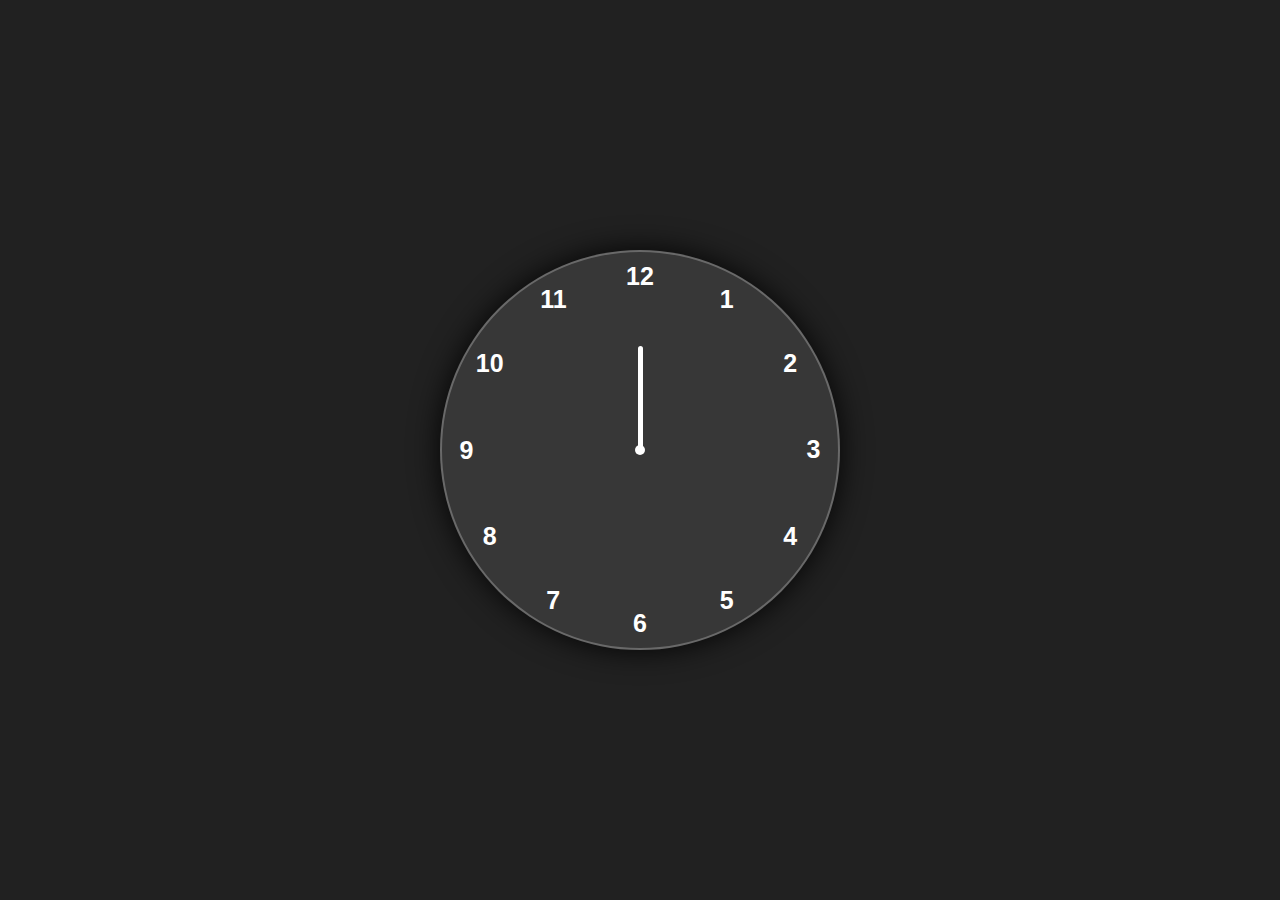
<file: AnalogClock/index.html>
<!DOCTYPE html>
<html lang="en">
<head>
    <meta charset="UTF-8">
    <meta name="viewport" content="width=device-width, initial-scale=1.0">
    <title>Analog Clock</title>
    <link rel="stylesheet" href="style.css">
</head>
<body>
    <div class="container">
        <div class="clock">

            <div style="--clr:#ff3d58; --h:84px;" id="hour" class="hand"><i></i></div>
            <div style="--clr:#00a6ff; --h:94px;" id="min" class="hand"><i></i></div>
            <div style="--clr:#ffffff; --h:104px;" id="sec" class="hand"><i></i></div>

            <span style="--i:1;"><b>1</b></span>
            <span style="--i:2;"><b>2</b></span>
            <span style="--i:3;"><b>3</b></span>
            <span style="--i:4;"><b>4</b></span>
            <span style="--i:5;"><b>5</b></span>
            <span style="--i:6;"><b>6</b></span>
            <span style="--i:7;"><b>7</b></span>
            <span style="--i:8;"><b>8</b></span>
            <span style="--i:9;"><b>9</b></span>
            <span style="--i:10;"><b>10</b></span>
            <span style="--i:11;"><b>11</b></span>
            <span style="--i:12;"><b>12</b></span>
        </div>
    </div>

    <script src="script.js"></script>
</body>
</html>
</file>
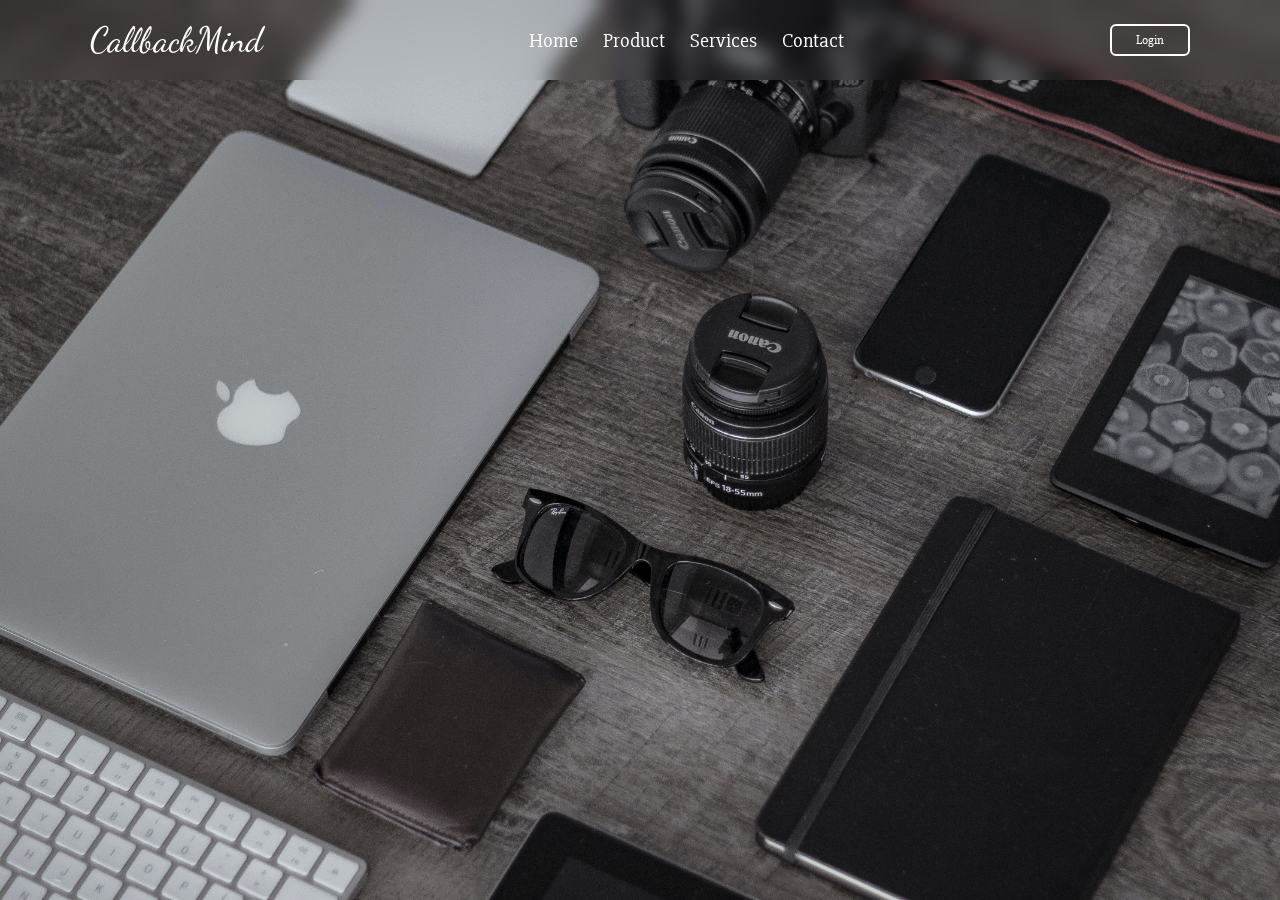
<file: Login&RegistrationFrom/index.html>
<!DOCTYPE html>
<html lang="en">
  <head>
    <meta charset="UTF-8" />
    <meta http-equiv="X-UA-Compatible" content="IE=edge" />
    <meta name="viewport" content="width=device-width, initial-scale=1.0" />
    <title>Website with Login & Registration Form</title>
    <link rel="stylesheet" href="style.css" />
    <!-- Unicons -->
    <link rel="stylesheet" href="https://unicons.iconscout.com/release/v4.0.0/css/line.css" />
  </head>
  <body>
    <!-- Header -->
    <header class="header">
      <nav class="nav">
        <a href="#" class="nav_logo">CallbackMind</a>

        <ul class="nav_items">
          <li class="nav_item">
            <a href="#" class="nav_link">Home</a>
            <a href="#" class="nav_link">Product</a>
            <a href="#" class="nav_link">Services</a>
            <a href="#" class="nav_link">Contact</a>
          </li>
        </ul>

        <button class="button" id="form-open">Login</button>
      </nav>
    </header>

    <!-- Home -->
    <section class="home">
      <div class="form_container">
        <i class="uil uil-times form_close"></i>
        <!-- Login From -->
        <div class="form login_form">
          <form action="#">
            <h2>Login</h2>

            <div class="input_box">
              <input type="email" placeholder="Enter your email" required />
              <i class="uil uil-envelope-alt email"></i>
            </div>
            <div class="input_box">
              <input type="password" placeholder="Enter your password" required />
              <i class="uil uil-lock password"></i>
              <i class="uil uil-eye-slash pw_hide"></i>
            </div>

            <div class="option_field">
              <span class="checkbox">
                <input type="checkbox" id="check" />
                <label for="check">Remember me</label>
              </span>
              <a href="#" class="forgot_pw">Forgot password?</a>
            </div>

            <button class="button">Login Now</button>

            <div class="login_signup">Don't have an account? <a href="#" id="signup">Signup</a></div>
          </form>
        </div>

        <!-- Signup From -->
        <div class="form signup_form">
          <form action="#">
            <h2>Signup</h2>

            <div class="input_box">
              <input type="email" placeholder="Enter your email" required />
              <i class="uil uil-envelope-alt email"></i>
            </div>
            <div class="input_box">
              <input type="password" placeholder="Create password" required />
              <i class="uil uil-lock password"></i>
              <i class="uil uil-eye-slash pw_hide"></i>
            </div>
            <div class="input_box">
              <input type="password" placeholder="Confirm password" required />
              <i class="uil uil-lock password"></i>
              <i class="uil uil-eye-slash pw_hide"></i>
            </div>

            <button class="button">Signup Now</button>

            <div class="login_signup">Already have an account? <a href="#" id="login">Login</a></div>
          </form>
        </div>
      </div>
    </section>

    <script src="index.js"></script>
  </body>
</html>
</file>
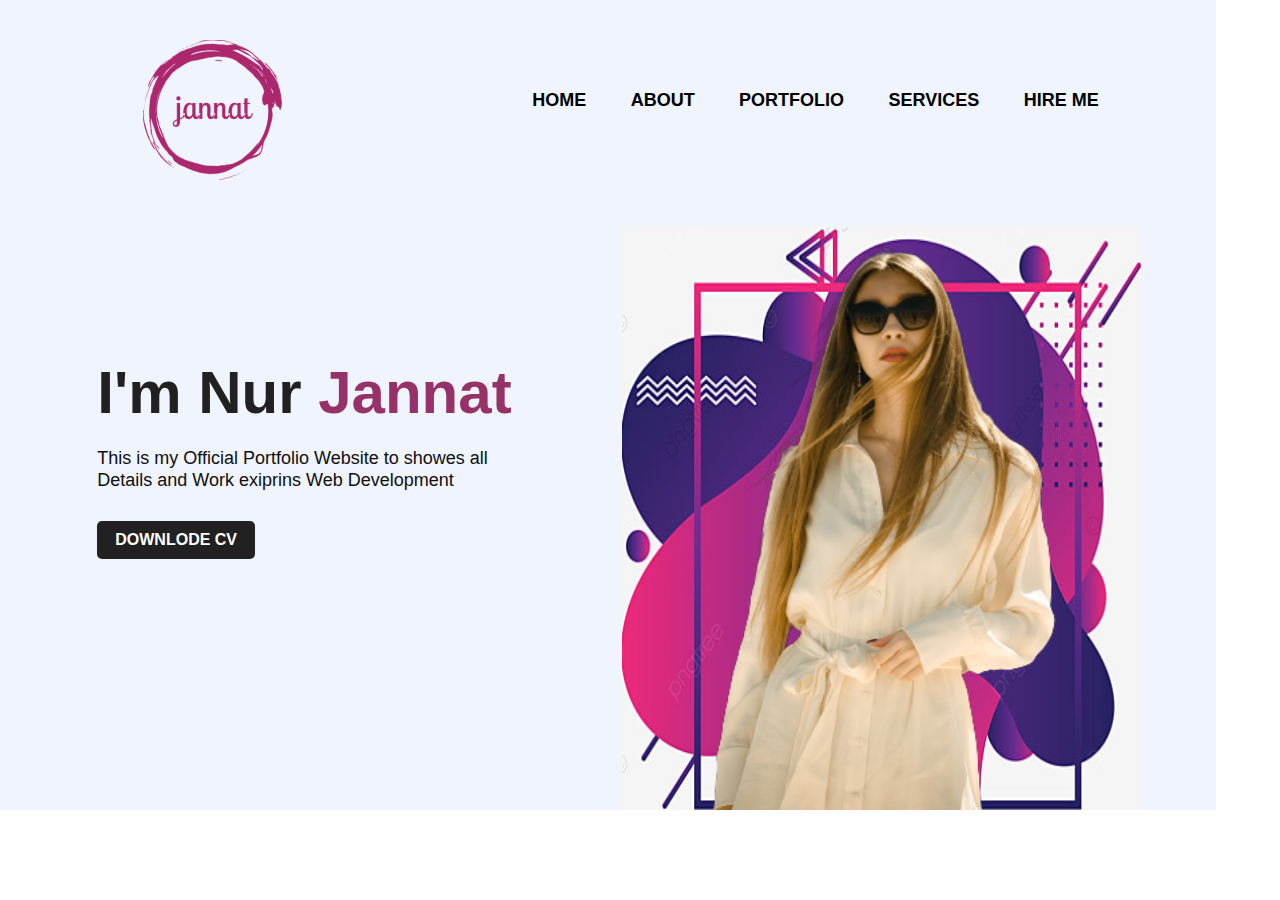
<file: portfolio/index.html>
<!DOCTYPE html>
<html lang="en">
<head>
    <meta charset="UTF-8">
    <meta name="viewport" content="width=device-width, initial-scale=1.0">
    <title>Personal Portfolio</title>
    <link rel="stylesheet" href="style.css">
</head>
<body>
    <div class="hero">
        <nav>
            <img src="icon.jpg" class="logo">
            <ul>
                <li><a href="#">HOME</a></li>
                <li><a href="#">ABOUT</a></li>
                <li><a href="#">PORTFOLIO</a></li>
                <li><a href="#">SERVICES</a></li>
                <li><a href="#">HIRE ME</a></li>
            </ul>
        </nav>
        <div class="detel">
            <h1>I'm Nur <span>Jannat</span></h1>
            <p>This is my Official Portfolio Website to showes all
                <br>Details and Work exiprins Web Development
            </p>
        <a href="#">DOWNLODE CV</a>
        </div>
        <div class="images">
            <img src="shape.png" class="shape">
            <img src="girl.png" class="girl">
        </div>
    </div>
</body>
</html>
</file>
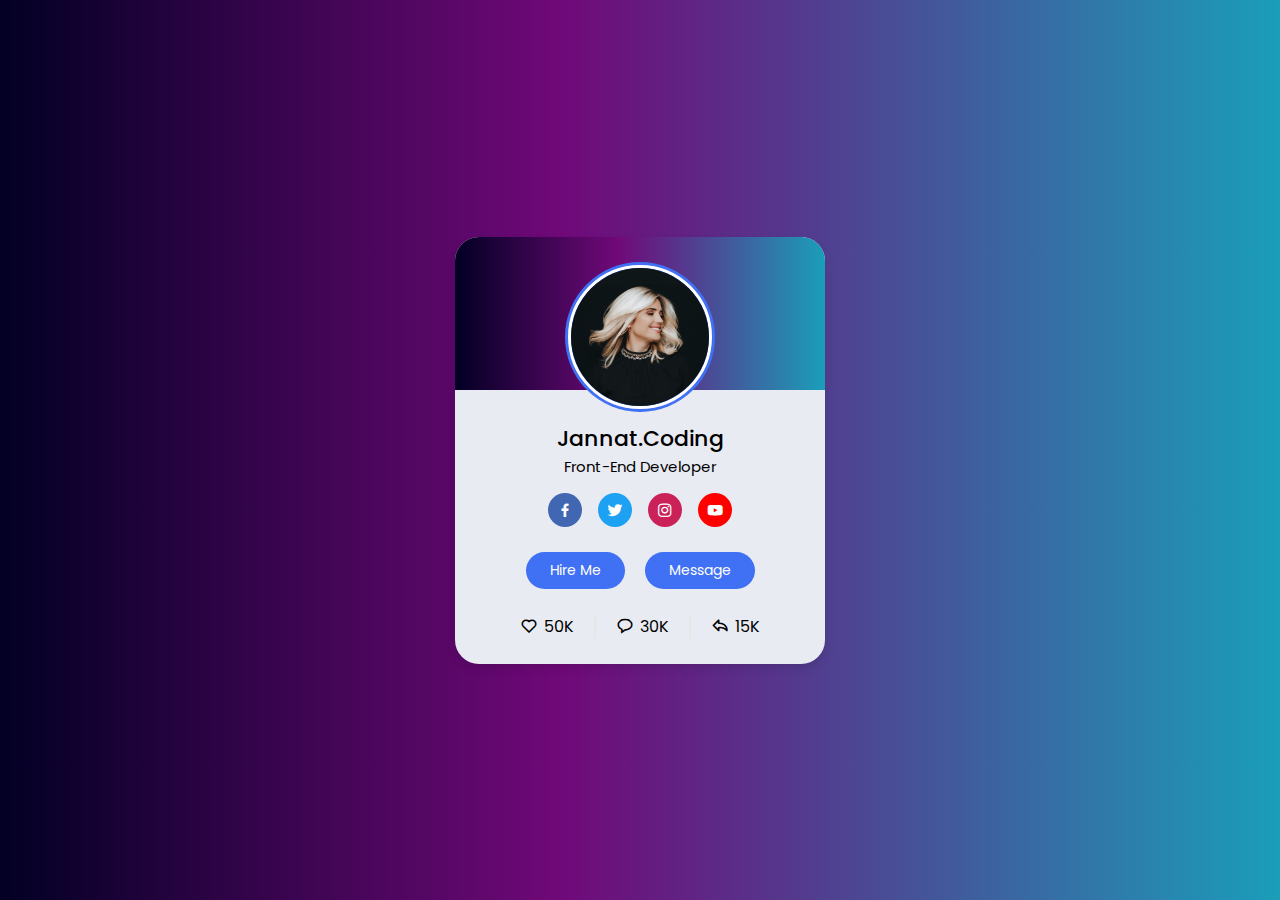
<file: Profile Card UI Design/Index.html>
<!DOCTYPE html>
<html lang="en">
<head>
    <meta charset="UTF-8">
    <meta name="viewport" content="width=device-width, initial-scale=1.0">
    <title>Profile Card UI Design</title>
    <link rel="stylesheet" href="style.css">
    <!-- boxicons CSS -->
    <link href='https://unpkg.com/boxicons@2.1.4/css/boxicons.min.css' rel='stylesheet'>
</head>
<body>
    <div class="profile-card">
        <div class="image">
            <img src="profile.jpg" alt="" class="profile-img">
        </div>
        <div class="text-data">
            <span class="name">Jannat.Coding</span>
            <span class="job">Front-End Developer</span>
        </div>
        <div class="media-buttons">
            <a href="#" style="background:#4267b2;" class="link">
                <i class='bx bxl-facebook' ></i>
            </a>
            <a href="#" style="background:#1da1f2;" class="link">
                <i class='bx bxl-twitter' ></i>
            </a>
            <a href="#" style="background:#ca2159;" class="link">
                <i class='bx bxl-instagram' ></i>
            </a>
            <a href="#" style="background:#ff0000;" class="link">
                <i class='bx bxl-youtube' ></i>
            </a>
        </div>
        <div class="buttons">
            <button class="button">Hire Me</button>
            <button class="button">Message</button>
        </div>
        <div class="analytics">
            <div class="data">
                <i class='bx bx-heart' ></i>
                <span class="number">50K</span>
            </div>
            <div class="data">
                <i class='bx bx-message-rounded' ></i>
                <span class="number">30K</span>
            </div>
            <div class="data">
                <i class='bx bx-share' ></i>
                <span class="number">15K</span>
            </div>
        </div>
    </div>
</body>
</html>
</file>
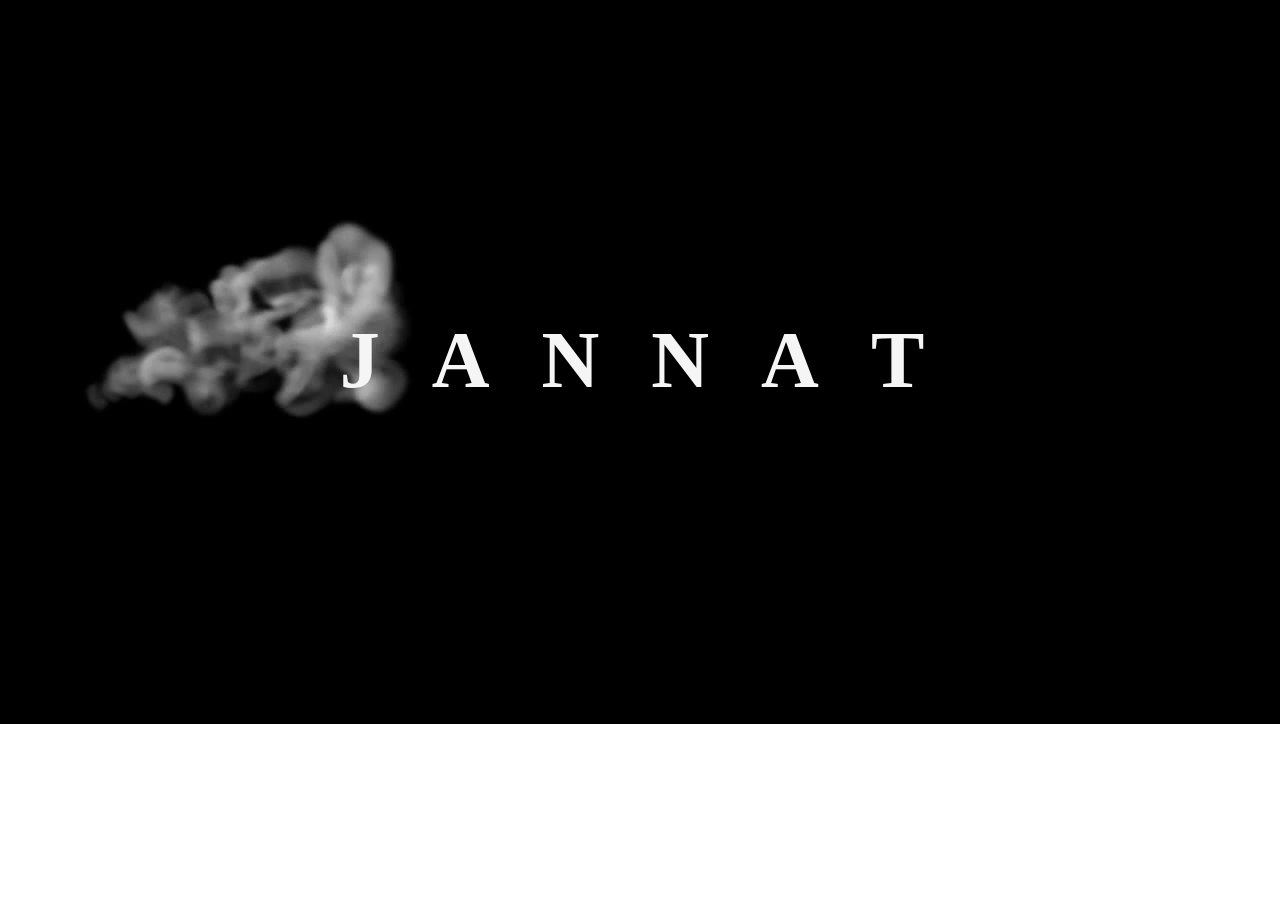
<file: smokeEffect/index.html>
<!DOCTYPE html>
<html lang="en">
<head>
    <meta charset="UTF-8">
    <meta name="viewport" content="width=device-width, initial-scale=1.0">
    <title>Document</title>
    <link rel="stylesheet" href="style.css">
</head>
<body>
    <section>
        <video src="smoke.mp4" autoplay muted></video>
        <h1>
            <span>J</span>
            <span>A</span>
            <span>N</span>
            <span>N</span>
            <span>A</span>
            <span>T</span>
        </h1>
    </section>
</body>
</html>
</file>
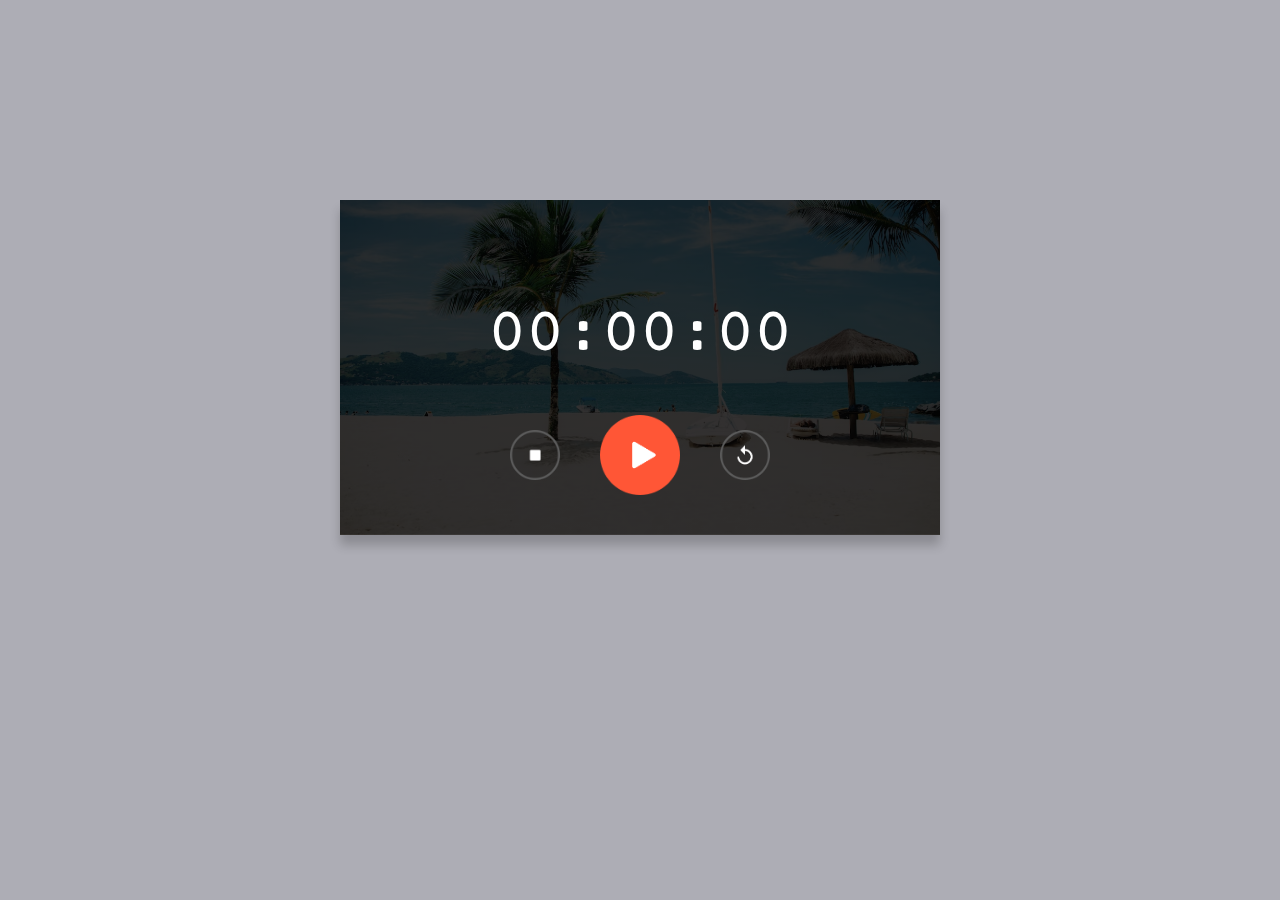
<file: StopWatch/index.html>
<!DOCTYPE html>
<html lang="en">
<head>
    <meta charset="UTF-8">
    <meta name="viewport" content="width=device-width, initial-scale=1.0">
    <title>Stopwatch</title>
    <link rel="stylesheet" href="style.css">
</head>
<body>
    <div class="stopwatch">
        <h1 id="displayTime">00:00:00</h1>
        <div class="buttons">
            <img src="images/stop.png" onclick="watchStop()">
            <img src="images/start.png" onclick="watchStart()">
            <img src="images/reset.png" onclick="watchReset">
        </div>
    </div>

    <script>

        let[seconds,minutes,hours] = [0,0,0]
        let displayTime = document.getElementById("displayTime")
        let timer = null

        function stopwatch(){
            seconds++
            if(seconds == 60){
                seconds = 0
                minutes++
                if(minutes == 60){
                    minutes =0
                    hours++
                }
            }
            let h=hours<10 ? "0"+hours : hours
            let m=minutes<10 ? "0"+minutes : minutes
            let s=seconds<10 ? "0"+seconds : seconds
            displayTime.innerHTML =h +":"+ m +":"+ s
        }

        function watchStart(){
            if(timer !== null){
                clearInterval(timer)
            }
            timer = setInterval(stopwatch,1000)
        }

        function watchStop(){
            clearInterval(timer)
        }
        function watchReset(){
            clearInterval(timer)
            [seconds,minutes,hours]=[0,0,0]
            displayTime.innerHTML = "00:00:00"
        }
    </script>
</body>
</html>
</file>
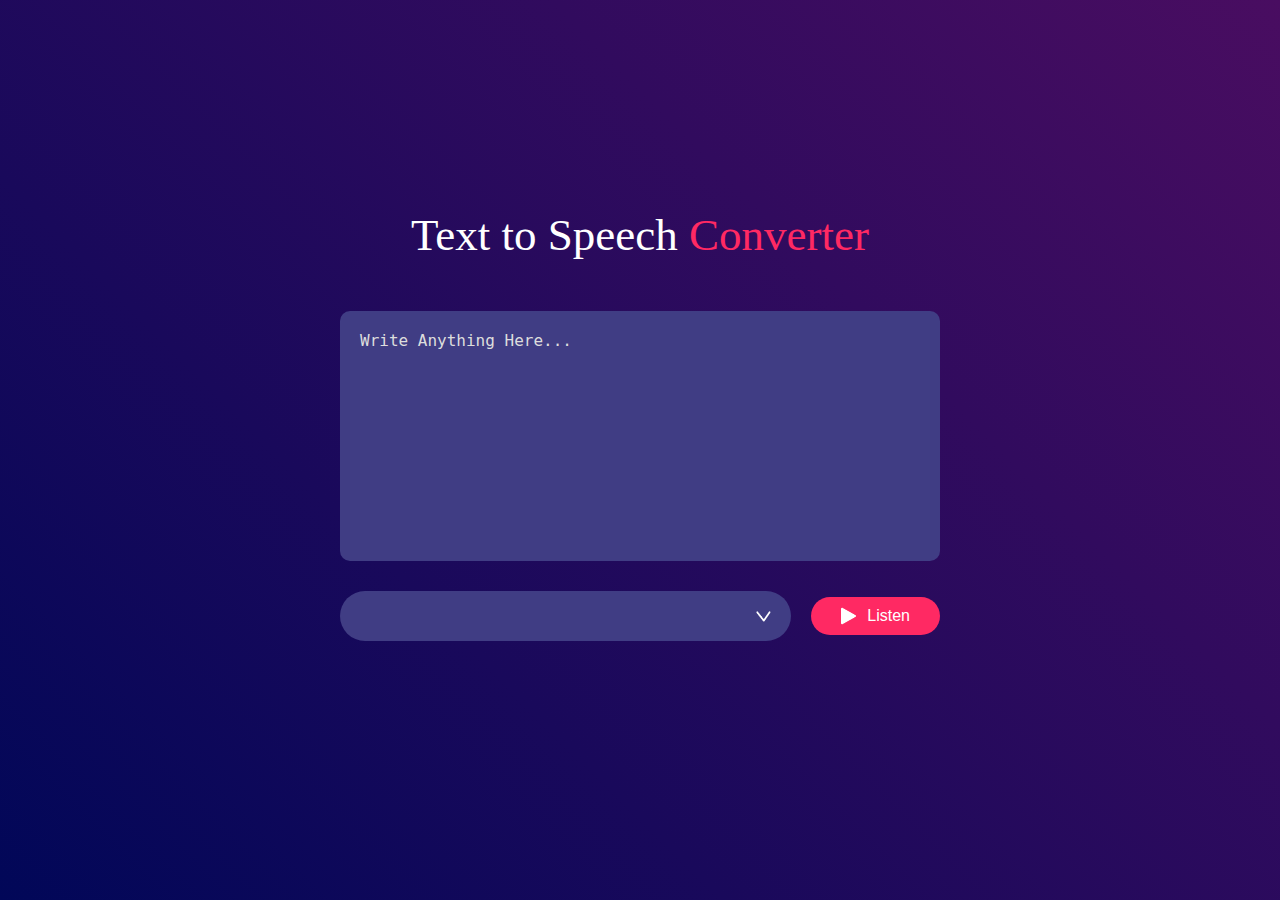
<file: TextToVoiceConverter/indext.html>
<!DOCTYPE html>
<html lang="en">
<head>
    <meta charset="UTF-8">
    <meta name="viewport" content="width=device-width, initial-scale=1.0">
    <title>Text To Voice Converter</title>
    <link rel="stylesheet" href="style.css">
</head>
<body>
    <div class="hero">
        <h1>Text to Speech <span>Converter</span></h1>
        <textarea placeholder="Write Anything Here..."></textarea>
        <div class="row">
            <select ></select>
            <button><img src="images/play.png">Listen</button>
        </div>
    </div>

    <script src="script.js"></script>
</body>
</html>
</file>
<file: AnalogClock/style.css>
*{
    margin: 0;
    padding: 0;
    box-sizing: border-box;
    font-family: sans-serif;
    color: #ffffff;
}
body{
    display: flex;
    justify-content: center;
    align-items: center;
    min-height: 100vh;
    background-color: #212121;
}
.container{
    position: relative;
}
.clock{
    width: 400px;
    height: 400px;
    border-radius: 50%;
    background-color: rgba(255,255,255,0.1);
    border: 2px solid rgba(255,255,255,0.25);
    box-shadow: 0px 0px 30px rgba(0,0,0,0.9);
    display: flex;
    justify-content: center;
    align-items: center;
}
.clock span{
    position: absolute;
    transform: rotate(calc(30deg * var(--i)));
    inset: 12px;
    text-align: center;
}
.clock span b{
    transform: rotate(calc(-30deg * var(--i)));
    display: inline-block;
    font-size: 25px;
}
.clock::before{
    content: '';
    position: absolute;
    width: 10px;
    height: 10px;
    border-radius: 50%;
    background-color: #ffffff;
    z-index: 4;
}
.hand{
    position: absolute;
    display: flex;
    justify-content: center;
    align-items: flex-end;
}
.hand i{
    position: absolute;
    background-color: var(--clr);
    width: 5px;
    height: var(--h);
    border-radius: 8px;
}
</file>
<file: Login&RegistrationFrom/style.css>
/* Import Google font - Poppins */
@import url("https://fonts.googleapis.com/css2?family=Poppins:wght@200;300;400;500;600;700&display=swap");
@import url('https://fonts.googleapis.com/css2?family=Dancing+Script:wght@500&display=swap');
@import url('https://fonts.googleapis.com/css2?family=Slabo+27px&display=swap');

* {
  margin: 0;
  padding: 0;
  box-sizing: border-box;
  font-family: 'Slabo 27px', serif;
}
a {
  text-decoration: none;
}
.header {
  position: fixed;
  height: 80px;
  width: 100%;
  backdrop-filter: blur(10px);
  z-index: 100;
  padding: 0 20px;

}
.nav {
  max-width: 1100px;
  width: 100%;
  margin: 0 auto;
}
.nav,
.nav_item {
  display: flex;
  height: 100%;
  align-items: center;
  justify-content: space-between;
  font-size: 20px;
}
.nav_logo,
.nav_link,
.button {
  color: #fff;
}
.nav_logo {
  font-size: 35px;
  font-family: 'Dancing Script', cursive;
}
.nav_item {
  column-gap: 25px;
}
.nav_link:hover {
  color: #d9d9d9;
}
.button {
  padding: 6px 24px;
  border: 2px solid #fff;
  background: transparent;
  border-radius: 6px;
  cursor: pointer;
}
.button:active {
  transform: scale(0.98);
}
.button:hover{
    background: #0a0909;
}

/* Home */
.home {
  position: relative;
  height: 100vh;
  width: 100%;
  background-image: url("bg.jpg");
  background-size: cover;
  background-position: center;
}
.home::before {
  content: "";
  position: absolute;
  height: 100%;
  width: 100%;
  background-color: rgba(0, 0, 0, 0.6);
  z-index: 100;
  opacity: 0;
  pointer-events: none;
  transition: all 0.5s ease-out;
}
.home.show::before {
  opacity: 1;
  pointer-events: auto;
}
/* From */
.form_container {
  position: fixed;
  max-width: 320px;
  width: 100%;
  top: 50%;
  left: 50%;
  transform: translate(-50%, -50%) scale(1.2);
  z-index: 101;
  background: #fff;
  padding: 25px;
  border-radius: 12px;
  box-shadow: rgba(0, 0, 0, 0.1);
  opacity: 0;
  pointer-events: none;
  transition: all 0.4s ease-out;
}
.home.show .form_container {
  opacity: 1;
  pointer-events: auto;
  transform: translate(-50%, -50%) scale(1);
}
.signup_form {
  display: none;
}
.form_container.active .signup_form {
  display: block;
}
.form_container.active .login_form {
  display: none;
}
.form_close {
  position: absolute;
  top: 10px;
  right: 20px;
  color: #0b0217;
  font-size: 22px;
  opacity: 0.7;
  cursor: pointer;
}
.form_container h2 {
  font-size: 22px;
  color: #0b0217;
  text-align: center;
}
.input_box {
  position: relative;
  margin-top: 30px;
  width: 100%;
  height: 40px;
}
.input_box input {
  height: 100%;
  width: 100%;
  border: none;
  outline: none;
  padding: 0 30px;
  color: #333;
  transition: all 0.2s ease;
  border-bottom: 1.5px solid #aaaaaa;
}
.input_box input:focus {
  border-color: #7d2ae8;
}
.input_box i {
  position: absolute;
  top: 50%;
  transform: translateY(-50%);
  font-size: 20px;
  color: #707070;
}
.input_box i.email,
.input_box i.password {
  left: 0;
}
.input_box input:focus ~ i.email,
.input_box input:focus ~ i.password {
  color: #7d2ae8;
}
.input_box i.pw_hide {
  right: 0;
  font-size: 18px;
  cursor: pointer;
}
.option_field {
  margin-top: 14px;
  display: flex;
  align-items: center;
  justify-content: space-between;
}
.form_container a {
  color: #7d2ae8;
  font-size: 12px;
}
.form_container a:hover {
  text-decoration: underline;
}
.checkbox {
  display: flex;
  column-gap: 8px;
  white-space: nowrap;
}
.checkbox input {
  accent-color: #7d2ae8;
}
.checkbox label {
  font-size: 12px;
  cursor: pointer;
  user-select: none;
  color: #0b0217;
}
.form_container .button {
  background: #7d2ae8;
  margin-top: 30px;
  width: 100%;
  padding: 10px 0;
  border-radius: 10px;
}
.login_signup {
  font-size: 12px;
  text-align: center;
  margin-top: 15px;
}
</file>
<file: portfolio/style.css>
*{
    margin: 0;
    padding: 0;
    font-family: sans-serif;
}
.hero{
    position: relative;
    width: 95%;
    height: 90vh;
    background: #eff4fd;
}
nav{
    display: flex;
    width: 84%;
    margin: auto;
    padding: 20px 0;
    align-items: center;
    justify-content: space-between;
}
nav .logo{
    margin-top: 20px;
    
}

nav ul li{
    display: inline-block;
    list-style: none;
    margin: 10px 20px;
    font-size: 18px;
}
nav ul li a{
    text-decoration: none;
    color: #000;
    font-weight:bolder;
}
nav ul li a:hover{
    color: #7d135c;
}

.detel{
    margin-left: 8%;
    margin-top: 13%;
}
.detel h1{
    font-size: 60px;
    color: #212121;
    margin-bottom: 20px;
}
span{
    color: #963267;
}
.detel p{
    color: #100f0f;
    line-height: 22px;
    font-size: 18px;
}
.detel a{
    background: #212121;
    padding: 10px 18px;
    text-decoration: none;
    font-weight: bold;
    color: #fff;
    display: inline-block;
    margin: 30px 0;
    border-radius: 5px;
}
.detel a:hover{
    background: #7d135c;
}
.images{
    width: 45%;
    height: 80%;
    position: absolute;
    bottom: 0;
    left: 50%;
}
.images img{
    height: 100%;
    position: absolute;
    left: 50%;
    bottom: 0;
    transform: translateX(-50%);
    transition: bottom 1s,left 1s;
}
.images .shape{
    width: 95%;
    height: 90%;
}
.images .girl{
    height: 90%;
}
.images:hover .shape{
    bottom: 40px;
}
.images:hover .girl{
    left: 45%;
}
</file>
<file: Profile Card UI Design/style.css>
@import url('https://fonts.googleapis.com/css2?family=Courier+Prime:ital@1&family=Poppins:wght@300;400;500;600&display=swap');

*{
    margin: 0;
    padding: 0;
    box-sizing: border-box;
    font-family: 'Poppins', sans-serif;
}
body{
    height: 100vh;
    display: flex;
    align-items:center;
    justify-content: center;
    background-image:linear-gradient(90deg, rgba(2,0,36,1) 0%, rgba(112,9,121,1) 44%, rgba(26,158,185,1) 100%);
}
.profile-card{
    display: flex;
    flex-direction: column;
    align-items: center;
    max-width: 370px;
    width: 100%;
    background: #e9ebf3;
    border-radius: 24px;
    padding: 25px;
    box-shadow: 0 5px 10px rgba(0, 0, 0, 0.1);
    position: relative;
}
.profile-card::before{
    content: '';
    position: absolute;
    top: 0;
    left: 0;
    height: 36%;
    width: 100%;
    border-radius: 24px 24px 0 0;
    background-image:linear-gradient(90deg, rgba(2,0,36,1) 0%, rgba(112,9,121,1) 44%, rgba(26,158,185,1) 100%);
}
.image{
    position: relative;
    height: 150px;
    width: 150px;
    border-radius: 50%;
    background-color: #4070f4;
    padding: 3px;
    margin-bottom:10px ;
}
.image .profile-img{
    height: 100%;
    width: 100%;
    object-fit: cover;
    border-radius: 50%;
    border: 3px solid #fff;
}
.profile-card .text-data{
    display: flex;
    flex-direction: column;
    align-items: center;
    color: #000000;
}
.text-data .name{
    font-size: 22px;
    font-weight: 500;
}
.text-data .job{
    font-size: 15px;
    font-weight: 400;
}
.profile-card .media-buttons{
    display: flex;
    align-items: center;
    margin-top: 15px;
}
.media-buttons .link{
    display: flex;
    align-items: center;
    justify-content: center;
    color: #fff;
    font-size: 18px;
    height: 34px;
    width: 34px;
    border-radius: 50%;
    margin: 0 8px;
    background-color: #4070f4;
    text-decoration: none;
}
.profile-card .buttons{
    display: flex;
    align-items: center;
    margin-top: 25px;

}
.buttons .button{
    color: #fff;
    font-size: 14px;
    font-weight: 400;
    border: none;
    border-radius: 24px;
    margin: 0 10px;
    padding: 8px 24px;
    background-color: #4070f4;
    cursor: pointer;
    transition: all 0.3s ease;
}
.buttons .button:hover{
    background-color: #0e4bf1;
}
.profile-card .analytics{
    display: flex;
    align-items: center;
    margin-top: 25px;
}
.analytics .data{
    display: flex;
    align-items: center;
    color: #000000;
    padding: 0 20px;
    border-right: 2px solid #e7e7e7;
}
.data i{
    font-size: 18px;
    margin-right: 6px;
}
.data:last-child{
    border-right: none;
}
</file>
<file: smokeEffect/style.css>
*{
    margin: 0;
    padding: 0;
    box-sizing: border-box;
}

video{
    object-fit: cover;
}

section{
    background:#000 ;
}

h1{
    position: absolute;
    top: 40%;
    transform: translateY(-50%);
    width: 100%;
    text-align: center;
    letter-spacing: 1rem;
    text-transform: uppercase;
    color: #f5f5f5;
    font-size: 5em;
    font-family:'Times New Roman', Times, serif;
}

h1 span{
    display: inline-block;
    animation: animate 1s  ease-in-out;

}

@keyframes animate{
    0%{
        opacity: 0%;
        transform: rotateY(90deg);
        filter: blur(10px);
    }
    100%{
        opacity: 1;
        transform: rotateY(0deg);
        filter: blur(0px);
}
}
h1 span:nth-child(1)
{
    animation-delay: 0.6s;
}
h1 span:nth-child(2)
{
    animation-delay: 1s;
}
h1 span:nth-child(3)
{
    animation-delay: 1.7s;
}
h1 span:nth-child(4)
{
    animation-delay: 2.3s;
}
h1 span:nth-child(5)
{
    animation-delay: 2.7s;
}
h1 span:nth-child(6)
{
    animation-delay: 3.2s;
}
h1 span:nth-child(7)
{
    animation-delay: 3.7s;
}
h1 span:nth-child(8)
{
    animation-delay: 4.2s;
}
</file>
<file: StopWatch/style.css>
@import url('https://fonts.googleapis.com/css2?family=Courier+Prime:ital@1&display=swap');

body{
    background: #adadb5;
    font-family: 'Courier Prime', monospace;
}
.stopwatch{
    width: 90%;
    max-width: 600px;
    background-image: linear-gradient(rgba(0,0,0,0.8),rgba(0,0,0,0.8)),url(images/background.png);
    background-size: cover;
    background-position: center;
    text-align: center;
    padding: 40px 0;
    color: #fff;
    margin: 200px auto 0;
    box-shadow: 0 10px 10px rgba(0,0,0,0.2);
}
.stopwatch h1{
    margin-top: 60px;
    font-size: 64px;
    font-weight: 300;
}
.buttons{
    display: flex;
    align-items: center;
    justify-content: center;
}
.buttons img{
    width: 50px;
    margin: 0 20px;
    cursor: pointer;
}
.buttons img:nth-child(2){
    width: 80px;
}
</file>
<file: TextToVoiceConverter/style.css>
*{
    margin: 0;
    padding: 0;
    font-family: 'Poppins' sans-serif;
    box-sizing: border-box;
}
.hero{
    width: 100%;
    min-height: 100vh;
    background: linear-gradient(45deg, #010758 , #490d61);
    display: flex;
    align-items: center;
    justify-content: center;
    flex-direction: column;
}
.hero h1{
    font-size: 45px;
    font-weight: 500;
    margin-top: -50px;
    margin-bottom: 50px;
    color: #ffffff;
}
.hero h1 span{
    color: #ff2963;
}
textarea{
    width: 600px;
    height: 250px;
    background: #403d84;
    color: #fff;
    font-size: 17px;
    border: 0;
    outline: 0;
    padding: 20px;
    border-radius: 10px;
    resize: none;
    margin-bottom: 30px;
}
textarea::placeholder{
    font-size: 16px;
    color: #ddd;
}
.row{
    width: 600px;
    display: flex;
    align-items: center;
    gap: 20px;
}
button{
    background: #ff2963;
    color: #fff;
    font-size: 16px;
    padding: 10px 30px;
    border-radius: 35px;
    border: 0;
    outline: 0;
    cursor: pointer;
    display: flex;
    align-items: center;
}
button img{
    width: 16px;
    margin-right: 10px;
}
select{
    flex: 1;
    color: #fff;
    background: #403d84;
    height: 50px;
    padding: 0 20px;
    outline: 0;
    border: 0;
    border-radius: 35px;
    appearance: none;
    background-image: url(images/dropdown.png);
    background-repeat: no-repeat;
    background-size: 15px;
    background-position-x:calc(100% - 20px);
    background-position-y: 20px;
}
</file>
